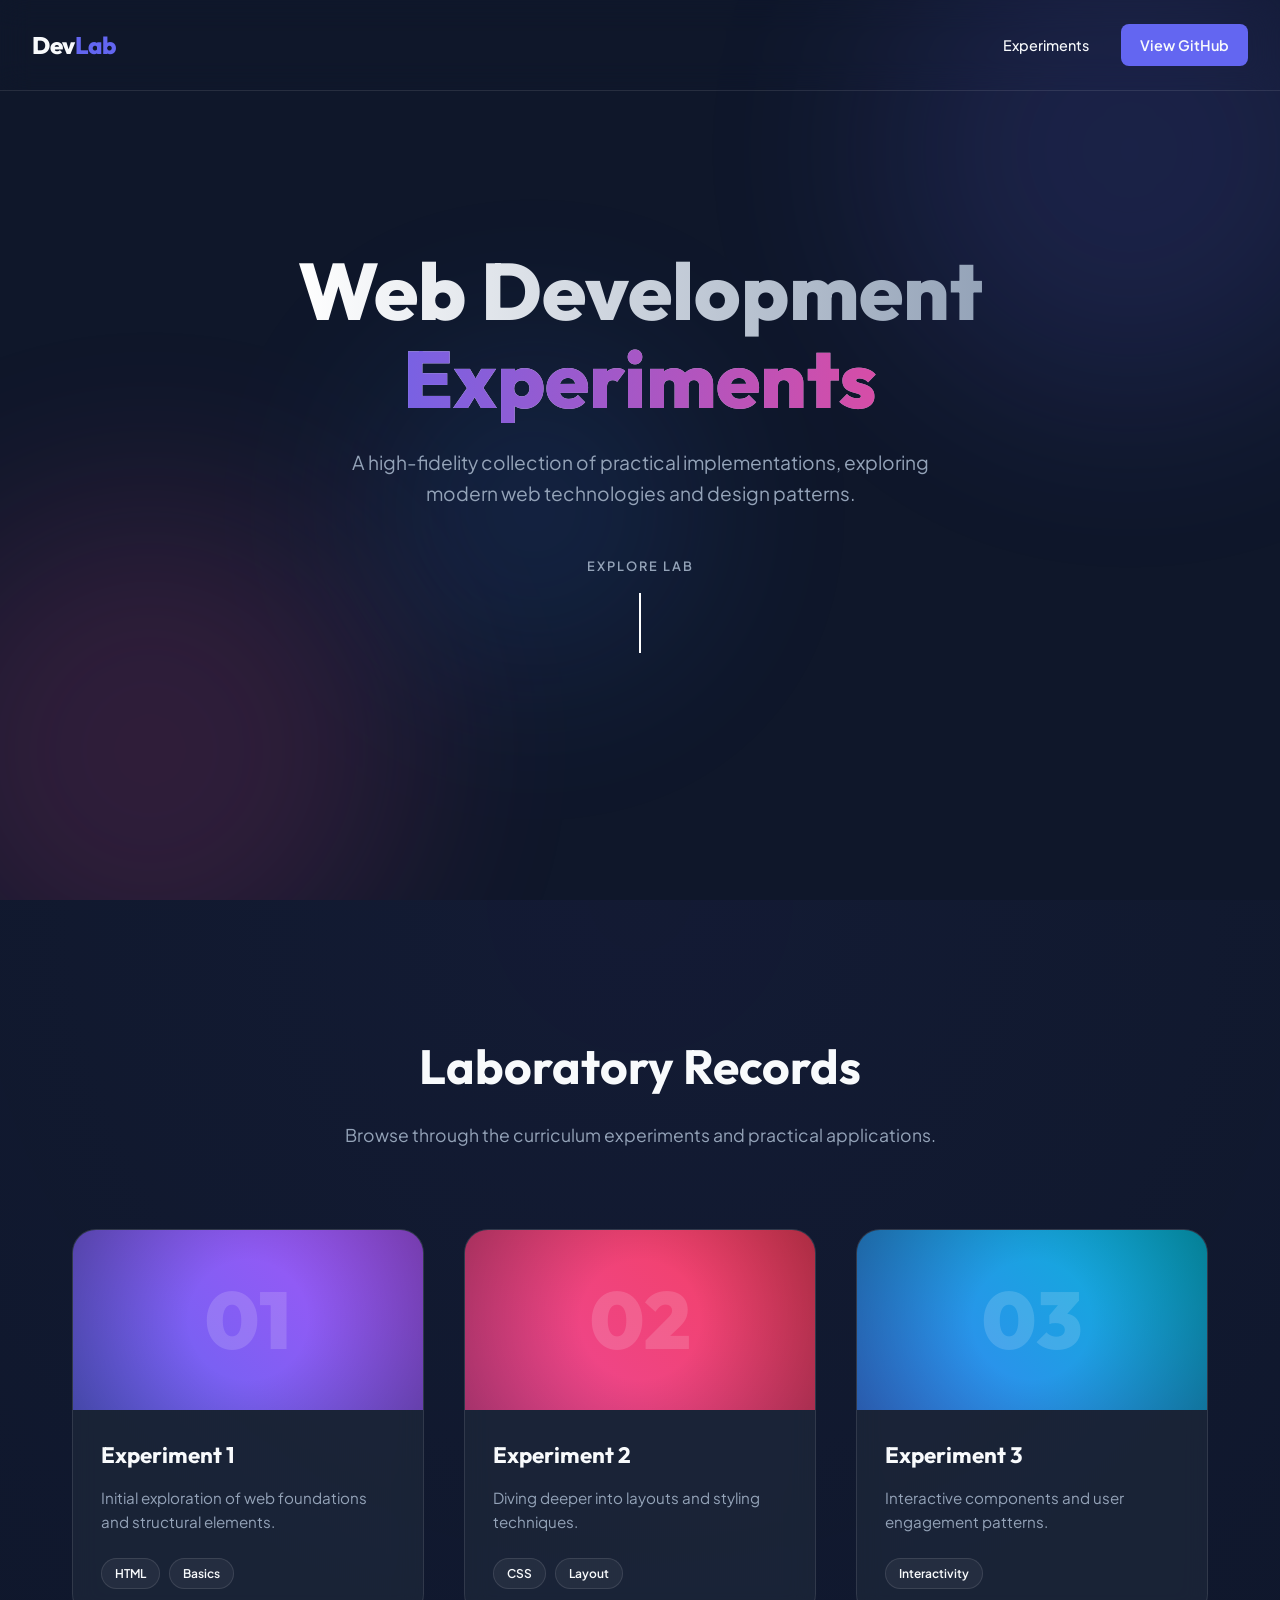
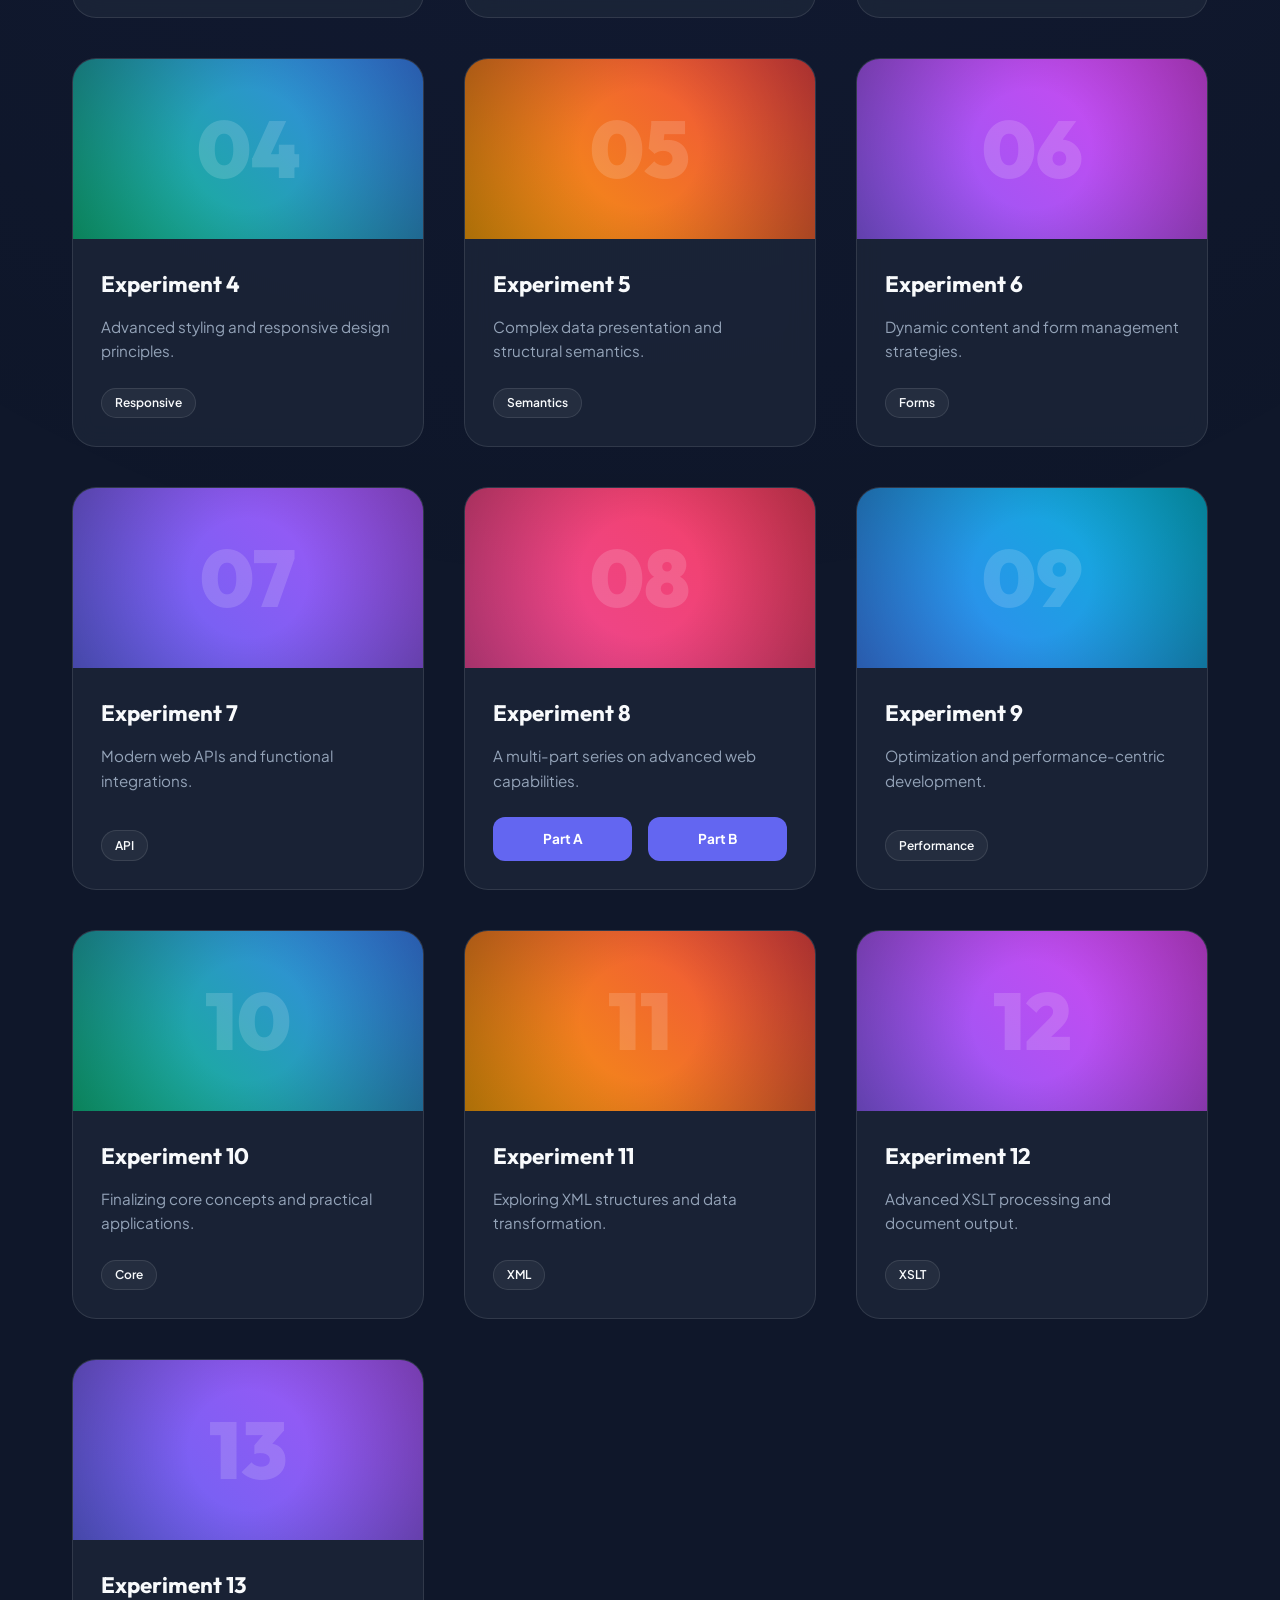
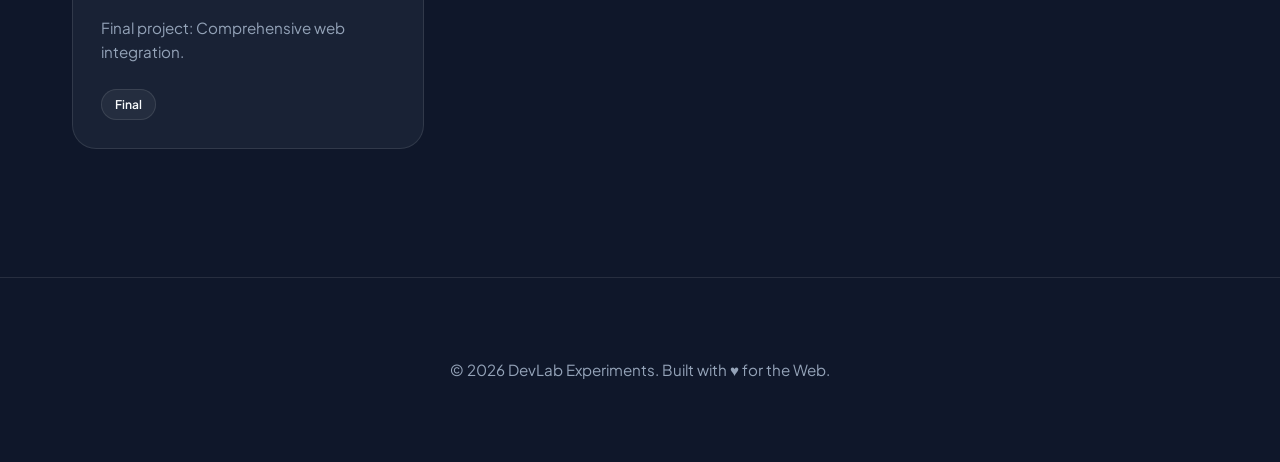
<file: index.html>
<!DOCTYPE html>
<html lang="en">
<head>
    <meta charset="UTF-8">
    <meta name="viewport" content="width=device-width, initial-scale=1.0">
    <title>Web Development Experiments Hub</title>
    <meta name="description" content="A centralized hub for all web development practicals and experiments. Explore various projects and coding exercises.">
    <link rel="stylesheet" href="styles.css">
    <link rel="preconnect" href="https://fonts.googleapis.com">
    <link rel="preconnect" href="https://fonts.gstatic.com" crossorigin>
    <link href="https://fonts.googleapis.com/css2?family=Outfit:wght@300;400;600;800&family=Plus+Jakarta+Sans:wght@300;400;500;700&display=swap" rel="stylesheet">
</head>
<body>
    <div class="background-blobs">
        <div class="blob blob-1"></div>
        <div class="blob blob-2"></div>
        <div class="blob blob-3"></div>
    </div>

    <header>
        <nav>
            <div class="logo">Dev<span>Lab</span></div>
            <div class="nav-links">
                <a href="#experiments">Experiments</a>
                <a href="#" class="btn-primary">View GitHub</a>
            </div>
        </nav>
        <div class="hero">
            <h1 class="reveal">Web Development <span>Experiments</span></h1>
            <p class="reveal">A high-fidelity collection of practical implementations, exploring modern web technologies and design patterns.</p>
            <a href="#experiments" class="scroll-down">
                <span>Explore Lab</span>
                <div class="arrow"></div>
            </a>
        </div>
    </header>

    <main id="experiments">
        <div class="container">
            <div class="section-header reveal">
                <h2>Laboratory Records</h2>
                <p>Browse through the curriculum experiments and practical applications.</p>
            </div>

            <div class="experiments-grid">
                <!-- Experiment 1 -->
                <a href="experiment no 1/Practical1.html" class="experiment-card reveal">
                    <div class="card-image">
                        <div class="overlay"></div>
                        <span class="exp-number">01</span>
                    </div>
                    <div class="card-content">
                        <h3>Experiment 1</h3>
                        <p>Initial exploration of web foundations and structural elements.</p>
                        <div class="tags">
                            <span>HTML</span>
                            <span>Basics</span>
                        </div>
                    </div>
                </a>

                <!-- Experiment 2 -->
                <a href="experinment no 2/Practical2.html" class="experiment-card reveal">
                    <div class="card-image">
                        <div class="overlay"></div>
                        <span class="exp-number">02</span>
                    </div>
                    <div class="card-content">
                        <h3>Experiment 2</h3>
                        <p>Diving deeper into layouts and styling techniques.</p>
                        <div class="tags">
                            <span>CSS</span>
                            <span>Layout</span>
                        </div>
                    </div>
                </a>

                <!-- Experiment 3 -->
                <a href="experiment no 3/Practical3.html" class="experiment-card reveal">
                    <div class="card-image">
                        <div class="overlay"></div>
                        <span class="exp-number">03</span>
                    </div>
                    <div class="card-content">
                        <h3>Experiment 3</h3>
                        <p>Interactive components and user engagement patterns.</p>
                        <div class="tags">
                            <span>Interactivity</span>
                        </div>
                    </div>
                </a>

                <!-- Experiment 4 -->
                <a href="experimnent no 4/Practical4.html" class="experiment-card reveal">
                    <div class="card-image">
                        <div class="overlay"></div>
                        <span class="exp-number">04</span>
                    </div>
                    <div class="card-content">
                        <h3>Experiment 4</h3>
                        <p>Advanced styling and responsive design principles.</p>
                        <div class="tags">
                            <span>Responsive</span>
                        </div>
                    </div>
                </a>

                <!-- Experiment 5 -->
                <a href="experiment no 5/Practical5.html" class="experiment-card reveal">
                    <div class="card-image">
                        <div class="overlay"></div>
                        <span class="exp-number">05</span>
                    </div>
                    <div class="card-content">
                        <h3>Experiment 5</h3>
                        <p>Complex data presentation and structural semantics.</p>
                        <div class="tags">
                            <span>Semantics</span>
                        </div>
                    </div>
                </a>

                <!-- Experiment 6 -->
                <a href="experiment no 6/Practical6.html" class="experiment-card reveal">
                    <div class="card-image">
                        <div class="overlay"></div>
                        <span class="exp-number">06</span>
                    </div>
                    <div class="card-content">
                        <h3>Experiment 6</h3>
                        <p>Dynamic content and form management strategies.</p>
                        <div class="tags">
                            <span>Forms</span>
                        </div>
                    </div>
                </a>

                <!-- Experiment 7 -->
                <a href="experiment no 7/Practical7.html" class="experiment-card reveal">
                    <div class="card-image">
                        <div class="overlay"></div>
                        <span class="exp-number">07</span>
                    </div>
                    <div class="card-content">
                        <h3>Experiment 7</h3>
                        <p>Modern web APIs and functional integrations.</p>
                        <div class="tags">
                            <span>API</span>
                        </div>
                    </div>
                </a>

                <!-- Experiment 8 -->
                <div class="experiment-card reveal multi-link">
                    <div class="card-image">
                        <div class="overlay"></div>
                        <span class="exp-number">08</span>
                    </div>
                    <div class="card-content">
                        <h3>Experiment 8</h3>
                        <p>A multi-part series on advanced web capabilities.</p>
                        <div class="link-options">
                            <a href="experiment no 8/Practical8(A).html">Part A</a>
                            <a href="experiment no 8/Practical8(B).html">Part B</a>
                        </div>
                    </div>
                </div>

                <!-- Experiment 9 -->
                <a href="experminet no 9/Practical9.html" class="experiment-card reveal">
                    <div class="card-image">
                        <div class="overlay"></div>
                        <span class="exp-number">09</span>
                    </div>
                    <div class="card-content">
                        <h3>Experiment 9</h3>
                        <p>Optimization and performance-centric development.</p>
                        <div class="tags">
                            <span>Performance</span>
                        </div>
                    </div>
                </a>

                <!-- Experiment 10 -->
                <a href="experiment no 10/Practical10.html" class="experiment-card reveal">
                    <div class="card-image">
                        <div class="overlay"></div>
                        <span class="exp-number">10</span>
                    </div>
                    <div class="card-content">
                        <h3>Experiment 10</h3>
                        <p>Finalizing core concepts and practical applications.</p>
                        <div class="tags">
                            <span>Core</span>
                        </div>
                    </div>
                </a>

                <!-- Experiment 11 -->
                <a href="experiment no 11/Practical11.xml" class="experiment-card reveal">
                    <div class="card-image">
                        <div class="overlay"></div>
                        <span class="exp-number">11</span>
                    </div>
                    <div class="card-content">
                        <h3>Experiment 11</h3>
                        <p>Exploring XML structures and data transformation.</p>
                        <div class="tags">
                            <span>XML</span>
                        </div>
                    </div>
                </a>

                <!-- Experiment 12 -->
                <a href="experiment no 12/Practical12_output.htm" class="experiment-card reveal">
                    <div class="card-image">
                        <div class="overlay"></div>
                        <span class="exp-number">12</span>
                    </div>
                    <div class="card-content">
                        <h3>Experiment 12</h3>
                        <p>Advanced XSLT processing and document output.</p>
                        <div class="tags">
                            <span>XSLT</span>
                        </div>
                    </div>
                </a>

                <!-- Experiment 13 -->
                <a href="experiment no 13/Practical13_output.htm" class="experiment-card reveal">
                    <div class="card-image">
                        <div class="overlay"></div>
                        <span class="exp-number">13</span>
                    </div>
                    <div class="card-content">
                        <h3>Experiment 13</h3>
                        <p>Final project: Comprehensive web integration.</p>
                        <div class="tags">
                            <span>Final</span>
                        </div>
                    </div>
                </a>
            </div>
        </div>
    </main>

    <footer>
        <div class="container">
            <p>&copy; 2026 DevLab Experiments. Built with &hearts; for the Web.</p>
        </div>
    </footer>
</body>
</html>
</file>
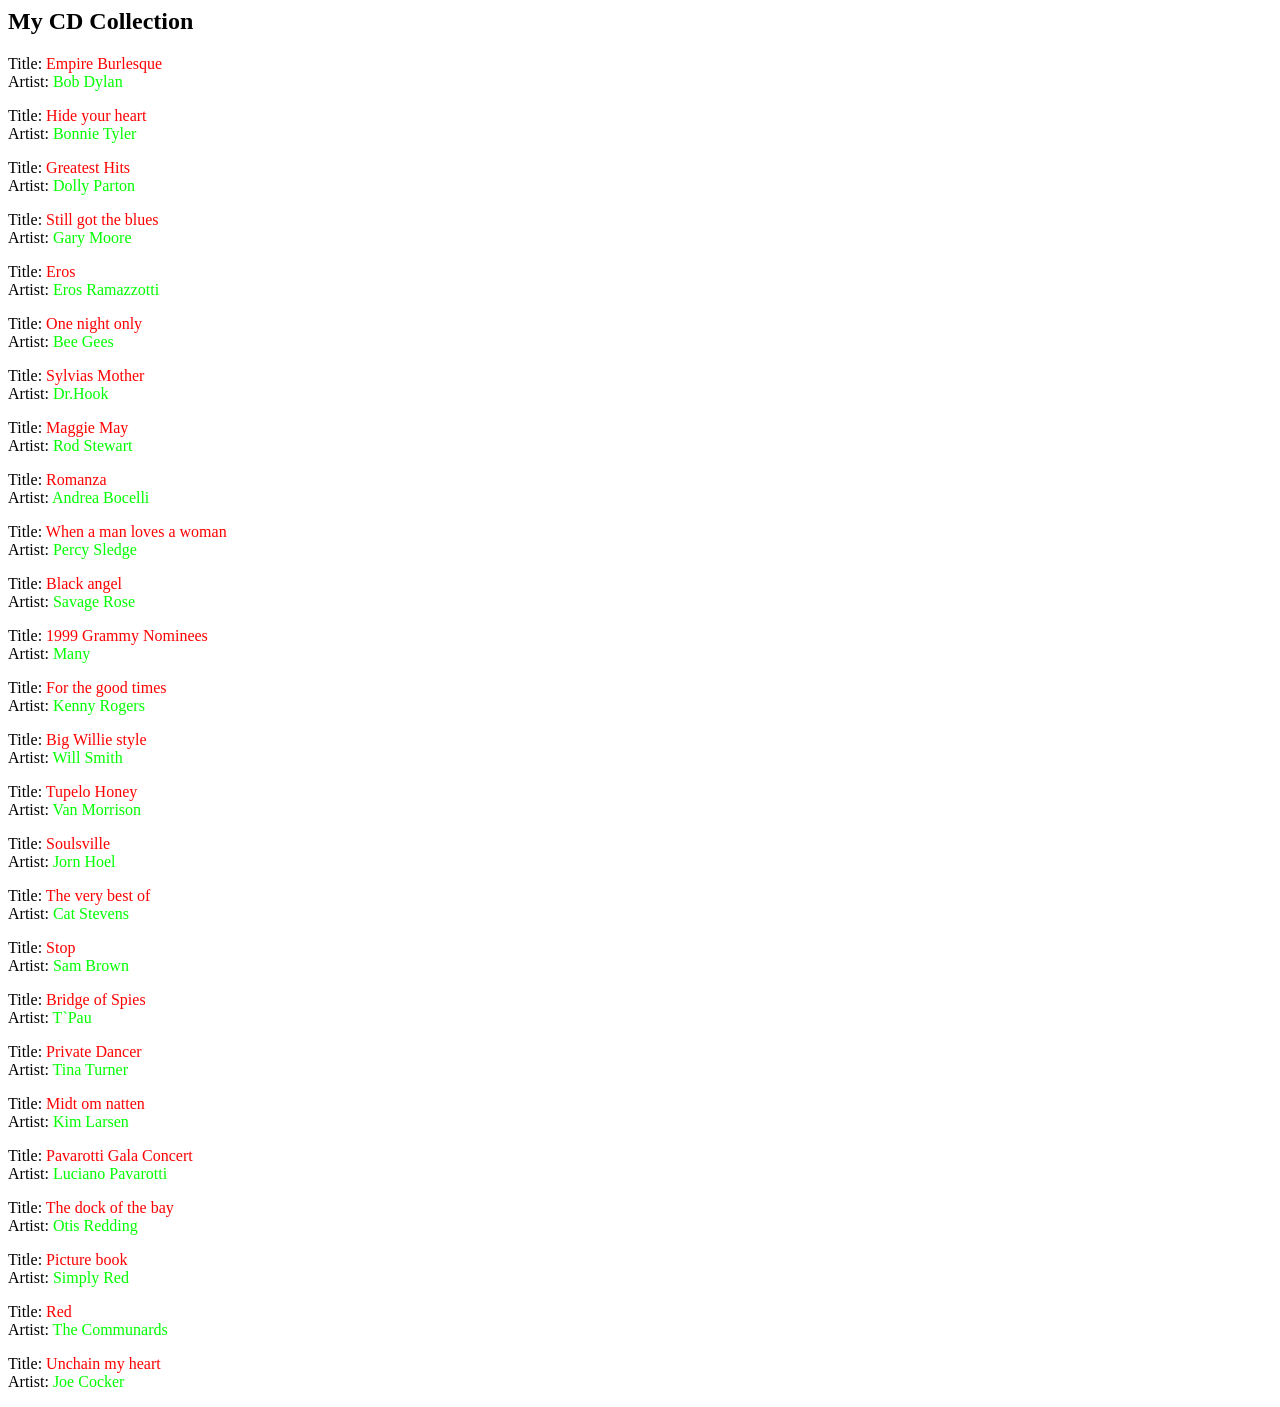
<file: experiment no 12/Practical12_output.htm>
<html>
  <body>
    <h2>My CD Collection</h2>
    <p>
  Title: <span style="color:#ff0000">Empire Burlesque</span><br>
  Artist: <span style="color:#00ff00">Bob Dylan</span><br></p>
    <p>
  Title: <span style="color:#ff0000">Hide your heart</span><br>
  Artist: <span style="color:#00ff00">Bonnie Tyler</span><br></p>
    <p>
  Title: <span style="color:#ff0000">Greatest Hits</span><br>
  Artist: <span style="color:#00ff00">Dolly Parton</span><br></p>
    <p>
  Title: <span style="color:#ff0000">Still got the blues</span><br>
  Artist: <span style="color:#00ff00">Gary Moore</span><br></p>
    <p>
  Title: <span style="color:#ff0000">Eros</span><br>
  Artist: <span style="color:#00ff00">Eros Ramazzotti</span><br></p>
    <p>
  Title: <span style="color:#ff0000">One night only</span><br>
  Artist: <span style="color:#00ff00">Bee Gees</span><br></p>
    <p>
  Title: <span style="color:#ff0000">Sylvias Mother</span><br>
  Artist: <span style="color:#00ff00">Dr.Hook</span><br></p>
    <p>
  Title: <span style="color:#ff0000">Maggie May</span><br>
  Artist: <span style="color:#00ff00">Rod Stewart</span><br></p>
    <p>
  Title: <span style="color:#ff0000">Romanza</span><br>
  Artist: <span style="color:#00ff00">Andrea Bocelli</span><br></p>
    <p>
  Title: <span style="color:#ff0000">When a man loves a woman</span><br>
  Artist: <span style="color:#00ff00">Percy Sledge</span><br></p>
    <p>
  Title: <span style="color:#ff0000">Black angel</span><br>
  Artist: <span style="color:#00ff00">Savage Rose</span><br></p>
    <p>
  Title: <span style="color:#ff0000">1999 Grammy Nominees</span><br>
  Artist: <span style="color:#00ff00">Many</span><br></p>
    <p>
  Title: <span style="color:#ff0000">For the good times</span><br>
  Artist: <span style="color:#00ff00">Kenny Rogers</span><br></p>
    <p>
  Title: <span style="color:#ff0000">Big Willie style</span><br>
  Artist: <span style="color:#00ff00">Will Smith</span><br></p>
    <p>
  Title: <span style="color:#ff0000">Tupelo Honey</span><br>
  Artist: <span style="color:#00ff00">Van Morrison</span><br></p>
    <p>
  Title: <span style="color:#ff0000">Soulsville</span><br>
  Artist: <span style="color:#00ff00">Jorn Hoel</span><br></p>
    <p>
  Title: <span style="color:#ff0000">The very best of</span><br>
  Artist: <span style="color:#00ff00">Cat Stevens</span><br></p>
    <p>
  Title: <span style="color:#ff0000">Stop</span><br>
  Artist: <span style="color:#00ff00">Sam Brown</span><br></p>
    <p>
  Title: <span style="color:#ff0000">Bridge of Spies</span><br>
  Artist: <span style="color:#00ff00">T`Pau</span><br></p>
    <p>
  Title: <span style="color:#ff0000">Private Dancer</span><br>
  Artist: <span style="color:#00ff00">Tina Turner</span><br></p>
    <p>
  Title: <span style="color:#ff0000">Midt om natten</span><br>
  Artist: <span style="color:#00ff00">Kim Larsen</span><br></p>
    <p>
  Title: <span style="color:#ff0000">Pavarotti Gala Concert</span><br>
  Artist: <span style="color:#00ff00">Luciano Pavarotti</span><br></p>
    <p>
  Title: <span style="color:#ff0000">The dock of the bay</span><br>
  Artist: <span style="color:#00ff00">Otis Redding</span><br></p>
    <p>
  Title: <span style="color:#ff0000">Picture book</span><br>
  Artist: <span style="color:#00ff00">Simply Red</span><br></p>
    <p>
  Title: <span style="color:#ff0000">Red</span><br>
  Artist: <span style="color:#00ff00">The Communards</span><br></p>
    <p>
  Title: <span style="color:#ff0000">Unchain my heart</span><br>
  Artist: <span style="color:#00ff00">Joe Cocker</span><br></p>
  </body>
</html>
</file>
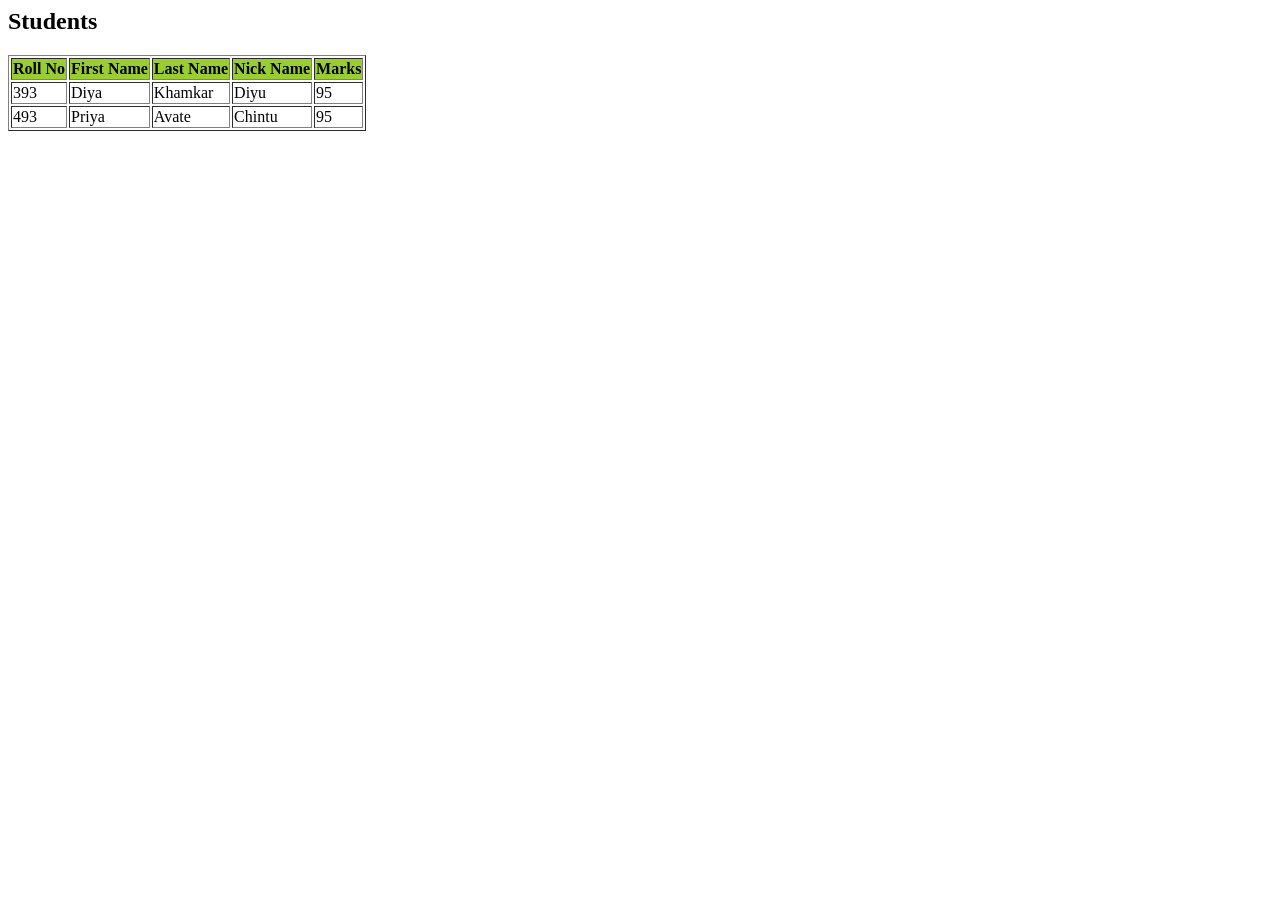
<file: experiment no 13/Practical13_output.htm>
<html>
  <body>
    <h2>Students</h2>
    <table border="1">
      <tr bgcolor="#9acd32">
        <th>Roll No</th>
        <th>First Name</th>
        <th>Last Name</th>
        <th>Nick Name</th>
        <th>Marks</th>
      </tr>
      <tr>
        <td>393</td>
        <td>Diya</td>
        <td>Khamkar</td>
        <td>Diyu</td>
        <td>95</td>
      </tr>
      <tr>
        <td>493</td>
        <td>Priya</td>
        <td>Avate</td>
        <td>Chintu</td>
        <td>95</td>
      </tr>
    </table>
  </body>
</html>
</file>
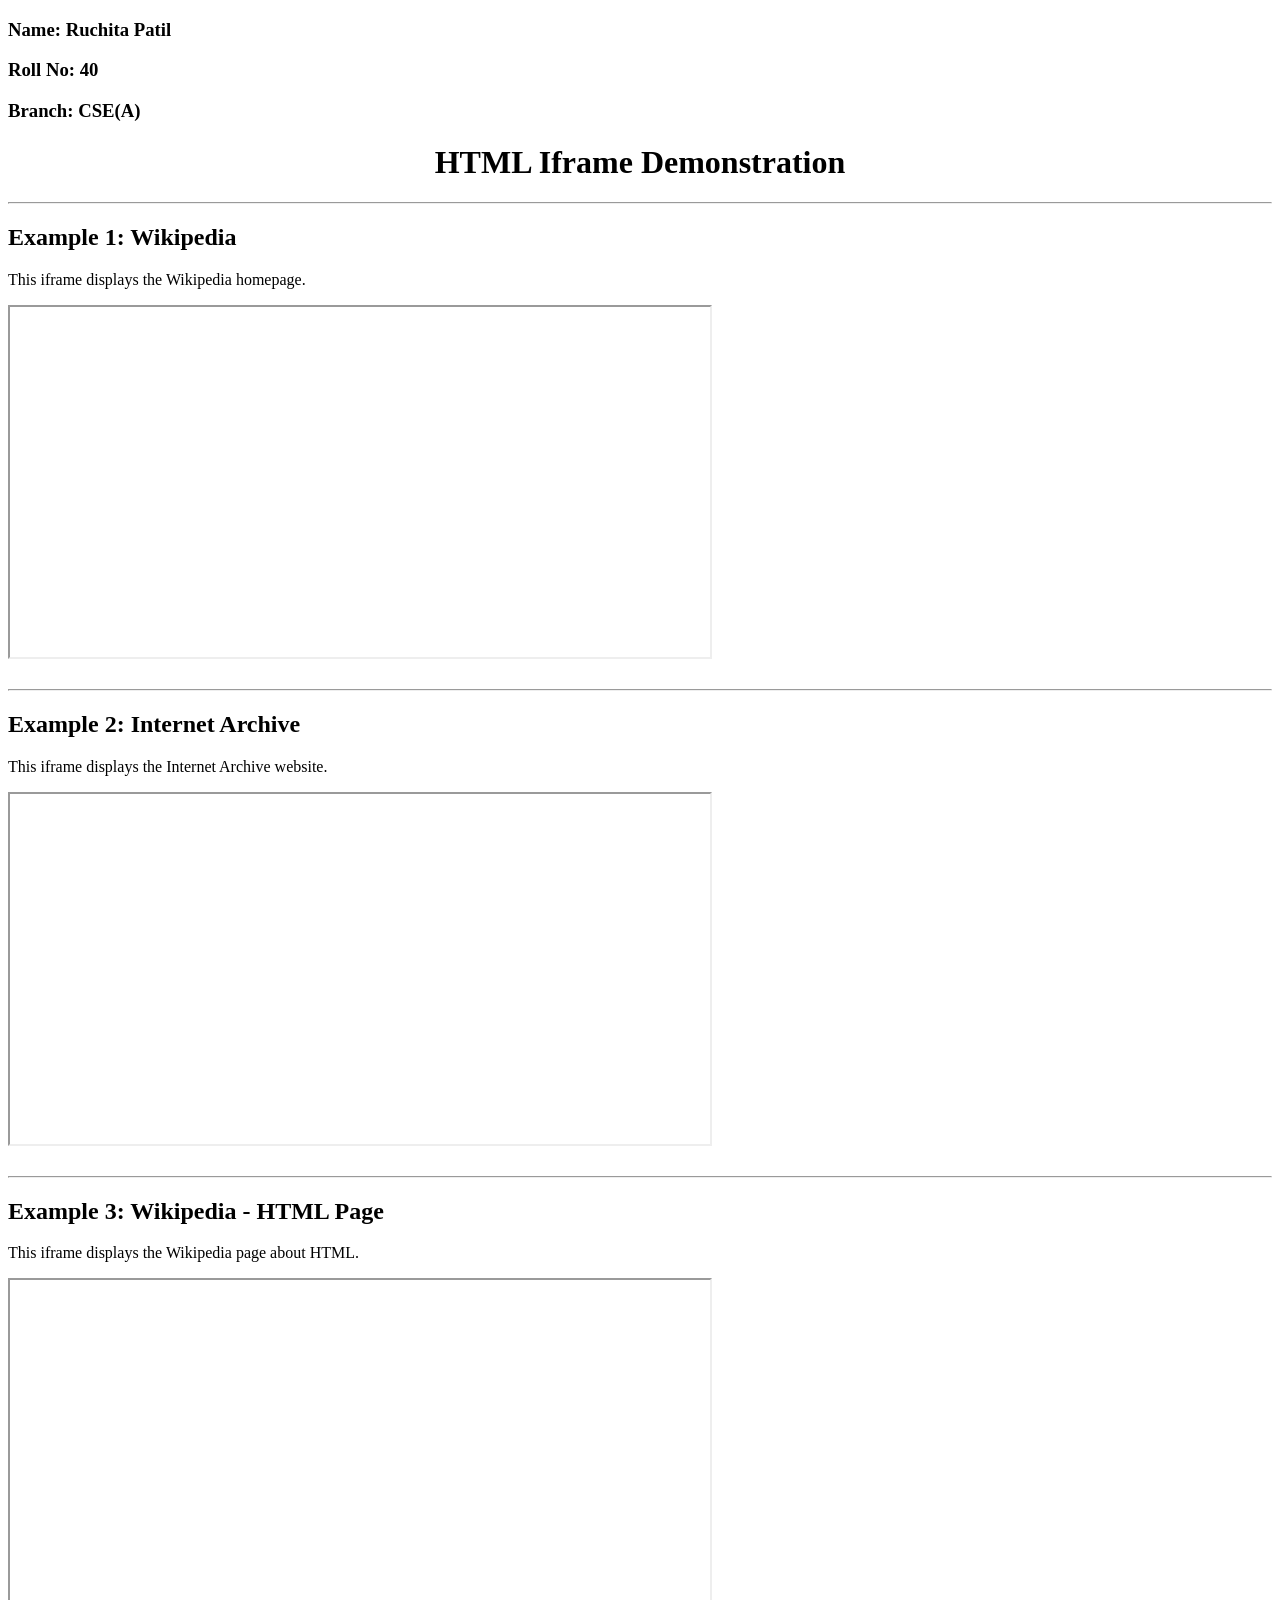
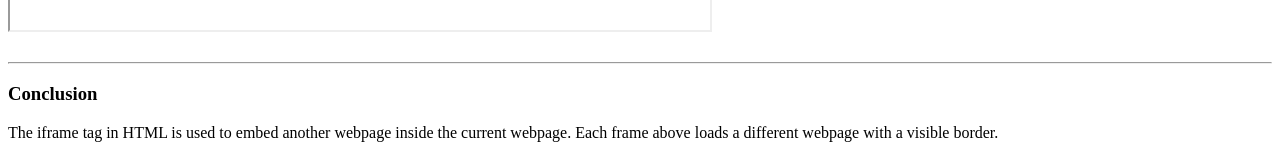
<file: experiment no 6/Practical6.html>
<!DOCTYPE html>
<html>
<head>
    <h3>Name: Ruchita Patil</h3>
    <h3>Roll No: 40</h3>
    <h3>Branch: CSE(A)</h3>

    <title>HTML Iframe Examples</title>
</head>

<body>

<h1 align="center">HTML Iframe Demonstration</h1>
<hr>

<h2>Example 1: Wikipedia</h2>
<p>This iframe displays the Wikipedia homepage.</p>

<iframe src="https://www.wikipedia.org"
width="700"
height="350"
frameborder="2">
</iframe>

<br><br>
<hr>

<h2>Example 2: Internet Archive</h2>
<p>This iframe displays the Internet Archive website.</p>

<iframe src="https://archive.org"
width="700"
height="350"
frameborder="2">
</iframe>

<br><br>
<hr>

<h2>Example 3: Wikipedia - HTML Page</h2>
<p>This iframe displays the Wikipedia page about HTML.</p>

<iframe src="https://en.wikipedia.org/wiki/HTML"
width="700"
height="350"
frameborder="2">
</iframe>

<br><br>
<hr>

<h3>Conclusion</h3>
<p>
The iframe tag in HTML is used to embed another webpage inside the current webpage.
Each frame above loads a different webpage with a visible border.
</p>

</body>
</html>
</file>
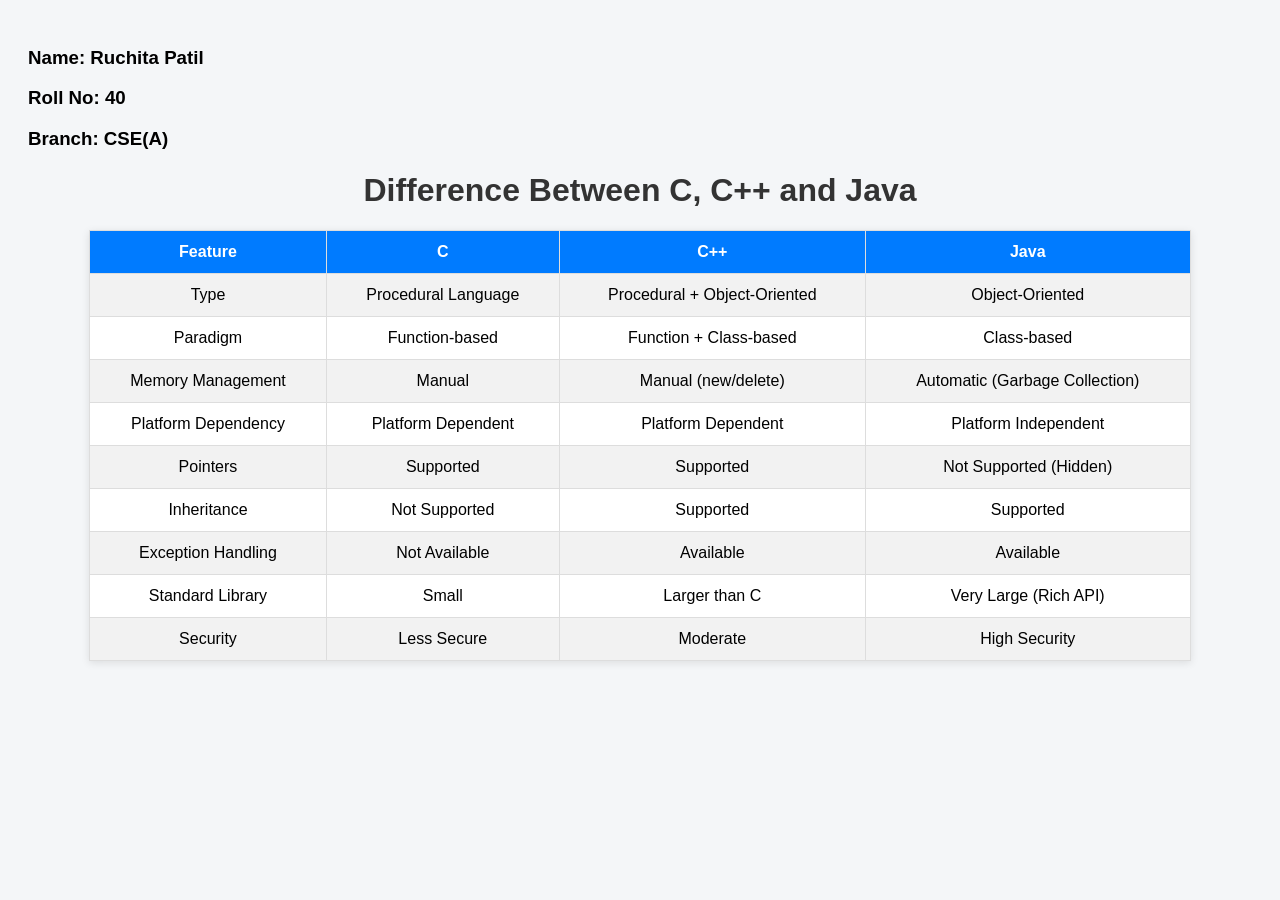
<file: experiment no 8/Practical8(A).html>
<!DOCTYPE html>
<html lang="en">
<head>
    <meta charset="UTF-8">
    <title>Difference Between C, C++ and Java</title>
    <h3>Name: Ruchita Patil</h3>
    <h3>Roll No: 40</h3>
    <h3>Branch: CSE(A)</h3>
    
    <style>
        body {
            font-family: Arial, sans-serif;
            background-color: #f4f6f8;
            padding: 20px;
        }

        h1 {
            text-align: center;
            color: #333;
        }

        table {
            width: 90%;
            margin: auto;
            border-collapse: collapse;
            background-color: #fff;
            box-shadow: 0 2px 8px rgba(0,0,0,0.1);
        }

        th, td {
            padding: 12px;
            text-align: center;
            border: 1px solid #ddd;
        }

        th {
            background-color: #007BFF;
            color: white;
        }

        tr:nth-child(even) {
            background-color: #f2f2f2;
        }

        tr:hover {
            background-color: #e6f2ff;
        }
    </style>
</head>
<body>

    <h1>Difference Between C, C++ and Java</h1>

    <table>
        <tr>
            <th>Feature</th>
            <th>C</th>
            <th>C++</th>
            <th>Java</th>
        </tr>

        <tr>
            <td>Type</td>
            <td>Procedural Language</td>
            <td>Procedural + Object-Oriented</td>
            <td>Object-Oriented</td>
        </tr>

        <tr>
            <td>Paradigm</td>
            <td>Function-based</td>
            <td>Function + Class-based</td>
            <td>Class-based</td>
        </tr>

        <tr>
            <td>Memory Management</td>
            <td>Manual</td>
            <td>Manual (new/delete)</td>
            <td>Automatic (Garbage Collection)</td>
        </tr>

        <tr>
            <td>Platform Dependency</td>
            <td>Platform Dependent</td>
            <td>Platform Dependent</td>
            <td>Platform Independent</td>
        </tr>

        <tr>
            <td>Pointers</td>
            <td>Supported</td>
            <td>Supported</td>
            <td>Not Supported (Hidden)</td>
        </tr>

        <tr>
            <td>Inheritance</td>
            <td>Not Supported</td>
            <td>Supported</td>
            <td>Supported</td>
        </tr>

        <tr>
            <td>Exception Handling</td>
            <td>Not Available</td>
            <td>Available</td>
            <td>Available</td>
        </tr>

        <tr>
            <td>Standard Library</td>
            <td>Small</td>
            <td>Larger than C</td>
            <td>Very Large (Rich API)</td>
        </tr>

        <tr>
            <td>Security</td>
            <td>Less Secure</td>
            <td>Moderate</td>
            <td>High Security</td>
        </tr>

    </table>

</body>
</html>
</file>
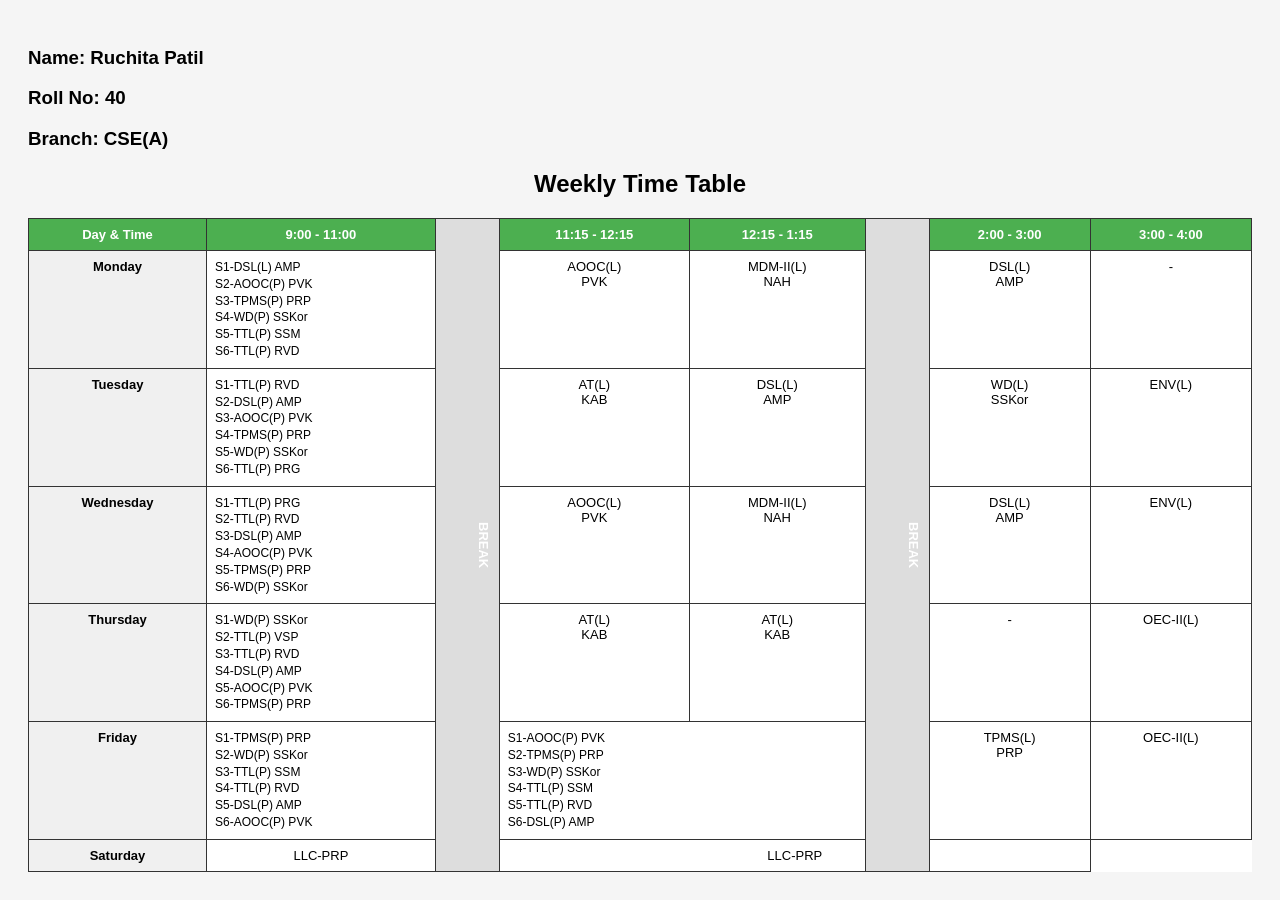
<file: experiment no 8/Practical8(B).html>
<!DOCTYPE html>
<html lang="en">
<head>
<meta charset="UTF-8">
<title>Class Timetable</title>
<h3>Name: Ruchita Patil</h3>
<h3>Roll No: 40</h3>
<h3>Branch: CSE(A)</h3>
    
<style>
    body {
        font-family: Arial, sans-serif;
        background: #f5f5f5;
        padding: 20px;
    }

    h2 {
        text-align: center;
    }

    table {
        width: 100%;
        border-collapse: collapse;
        background: #fff;
    }

    th, td {
        border: 1px solid #333;
        padding: 8px;
        text-align: center;
        vertical-align: top;
        font-size: 13px;
    }

    th {
        background-color: #4CAF50;
        color: white;
    }

    .break {
        writing-mode: vertical-rl;
        text-orientation: mixed;
        font-weight: bold;
        background-color: #ddd;
    }

    .day {
        font-weight: bold;
        background-color: #f0f0f0;
    }

    .slot {
        text-align: left;
        font-size: 12px;
        line-height: 1.4;
    }
</style>

</head>
<body>

<h2>Weekly Time Table</h2>

<table>
<tr>
    <th>Day & Time</th>
    <th>9:00 - 11:00</th> <!-- merged column -->
    <th class="break" rowspan="7">BREAK</th>
    <th>11:15 - 12:15</th>
    <th>12:15 - 1:15</th>
    <th class="break" rowspan="7">BREAK</th>
    <th>2:00 - 3:00</th>
    <th>3:00 - 4:00</th>
</tr>

<tr>
    <td class="day">Monday</td>
    <td class="slot">
        S1-DSL(L) AMP<br>
        S2-AOOC(P) PVK<br>
        S3-TPMS(P) PRP<br>
        S4-WD(P) SSKor<br>
        S5-TTL(P) SSM<br>
        S6-TTL(P) RVD
    </td>
    <td>AOOC(L)<br>PVK</td>
    <td>MDM-II(L)<br>NAH</td>
    <td>DSL(L)<br>AMP</td>
    <td>-</td>
</tr>

<tr>
    <td class="day">Tuesday</td>
    <td class="slot">
        S1-TTL(P) RVD<br>
        S2-DSL(P) AMP<br>
        S3-AOOC(P) PVK<br>
        S4-TPMS(P) PRP<br>
        S5-WD(P) SSKor<br>
        S6-TTL(P) PRG
    </td>
    <td>AT(L)<br>KAB</td>
    <td>DSL(L)<br>AMP</td>
    <td>WD(L)<br>SSKor</td>
    <td>ENV(L)</td>
</tr>

<tr>
    <td class="day">Wednesday</td>
    <td class="slot">
        S1-TTL(P) PRG<br>
        S2-TTL(P) RVD<br>
        S3-DSL(P) AMP<br>
        S4-AOOC(P) PVK<br>
        S5-TPMS(P) PRP<br>
        S6-WD(P) SSKor
    </td>
    <td>AOOC(L)<br>PVK</td>
    <td>MDM-II(L)<br>NAH</td>
    <td>DSL(L)<br>AMP</td>
    <td>ENV(L)</td>
</tr>

<tr>
    <td class="day">Thursday</td>
    <td class="slot">
        S1-WD(P) SSKor<br>
        S2-TTL(P) VSP<br>
        S3-TTL(P) RVD<br>
        S4-DSL(P) AMP<br>
        S5-AOOC(P) PVK<br>
        S6-TPMS(P) PRP
    </td>
    <td>AT(L)<br>KAB</td>
    <td>AT(L)<br>KAB</td>
    <td>-</td>
    <td>OEC-II(L)</td>
</tr>

<tr>
    <td class="day">Friday</td>
    <td class="slot">
        S1-TPMS(P) PRP<br>
        S2-WD(P) SSKor<br>
        S3-TTL(P) SSM<br>
        S4-TTL(P) RVD<br>
        S5-DSL(P) AMP<br>
        S6-AOOC(P) PVK
    </td>
    <td colspan="2" class="slot">
        S1-AOOC(P) PVK<br>
        S2-TPMS(P) PRP<br>
        S3-WD(P) SSKor<br>
        S4-TTL(P) SSM<br>
        S5-TTL(P) RVD<br>
        S6-DSL(P) AMP
    </td>
    <td>TPMS(L)<br>PRP</td>
    <td>OEC-II(L)</td>
</tr>

<tr>
    <td class="day">Saturday</td>
    <td>LLC-PRP</td>
    <td colspan="4">LLC-PRP</td>
</tr>

</table>

</body>
</html>
</file>
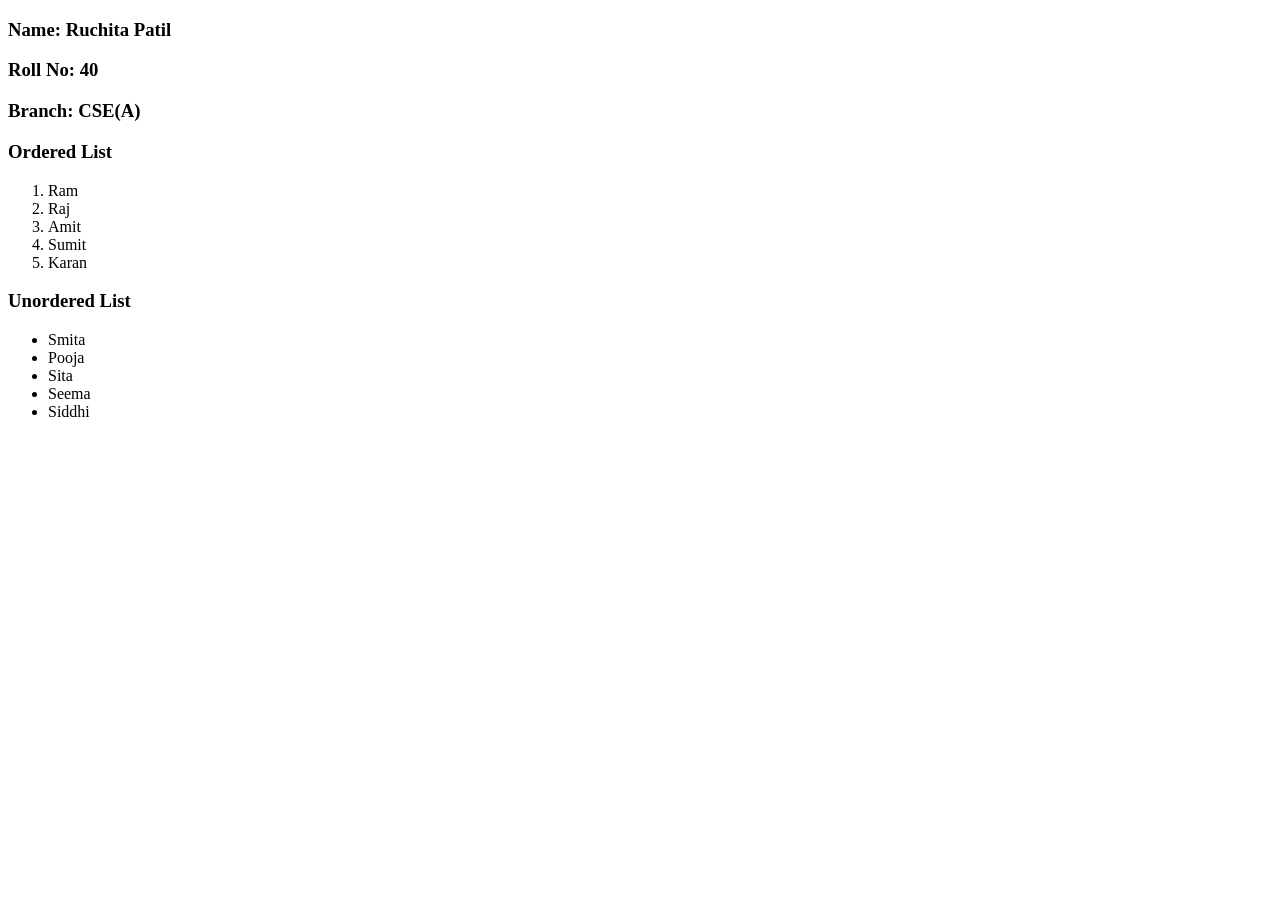
<file: experimnent no 4/Practical4.html>
<!DOCTYPE html>
<html>
<head>
    <title>Lists Example</title>
    <h3>Name: Ruchita Patil</h3>
    <h3>Roll No: 40</h3>
    <h3>Branch: CSE(A)</h3>
</head>
<body>

<h3>Ordered List</h3>
<ol>
    <li>Ram</li>
    <li>Raj</li>
    <li>Amit</li>
    <li>Sumit</li>
    <li>Karan</li>
    
</ol>

<h3>Unordered List</h3>
<ul>
    <li>Smita</li>
    <li>Pooja</li>
    <li>Sita</li>
    <li>Seema</li>
    <li>Siddhi</li>

</ul>

</body>
</html>
</file>
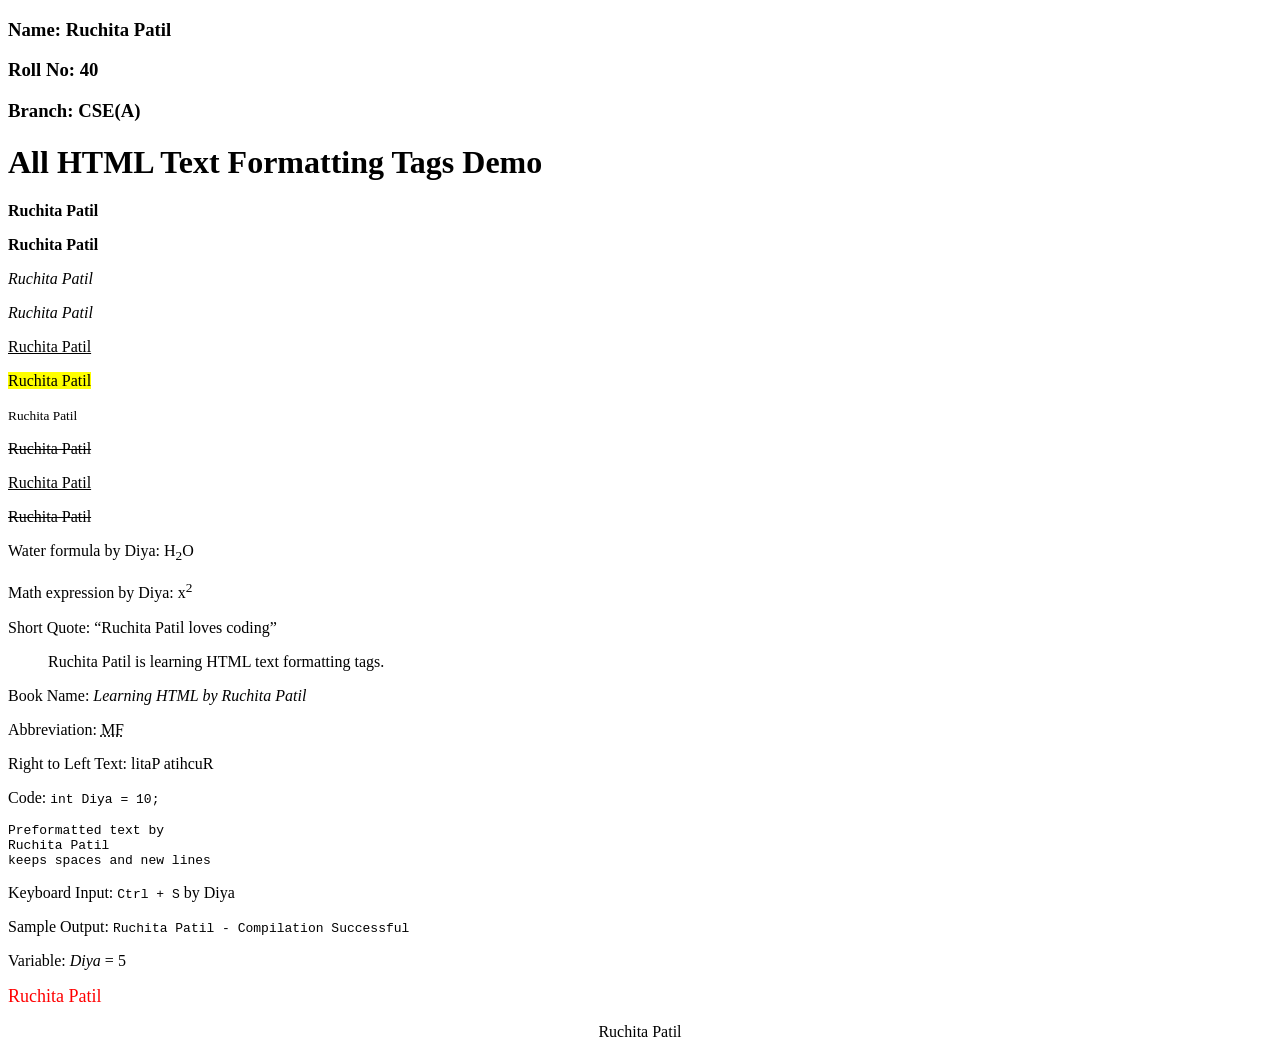
<file: experinment no 2/Practical2.html>
<!DOCTYPE html>
<html>
<head>
    <title>All HTML Text Formatting Tags</title>
    <h3>Name: Ruchita Patil</h3>
    <h3>Roll No: 40</h3>
    <h3>Branch: CSE(A)</h3>
</head>
<body>

<h1>All HTML Text Formatting Tags Demo</h1>

<p><b>Ruchita Patil</b></p>
<p><strong>Ruchita Patil</strong></p>
<p><i>Ruchita Patil</i></p>
<p><em>Ruchita Patil</em></p>
<p><u>Ruchita Patil</u></p>
<p><mark>Ruchita Patil</mark></p>
<p><small>Ruchita Patil</small></p>
<p><del>Ruchita Patil</del></p>
<p><ins>Ruchita Patil</ins></p>
<p><s>Ruchita Patil</s></p>

<p>Water formula by Diya: H<sub>2</sub>O</p>
<p>Math expression by Diya: x<sup>2</sup></p>

<p>Short Quote: <q>Ruchita Patil loves coding</q></p>

<blockquote>
    Ruchita Patil is learning HTML text formatting tags.
</blockquote>

<p>Book Name: <cite>Learning HTML by Ruchita Patil</cite></p>

<p>
    Abbreviation:
    <abbr title="Ruchita Patil">MF</abbr>
</p>

<p>Right to Left Text:
    <bdo dir="rtl">Ruchita Patil</bdo>
</p>

<p>Code:
    <code>int Diya = 10;</code>
</p>

<pre>
Preformatted text by
Ruchita Patil
keeps spaces and new lines
</pre>

<p>Keyboard Input:
    <kbd>Ctrl + S</kbd> by  Diya
</p>

<p>Sample Output:
    <samp> Ruchita Patil - Compilation Successful</samp>
</p>

<p>Variable:
    <var>Diya</var> = 5
</p>

<p>
    <font color="red" size="4">Ruchita Patil</font>
</p>

<center>
    Ruchita Patil
</center>

</body>

</html>
</file>
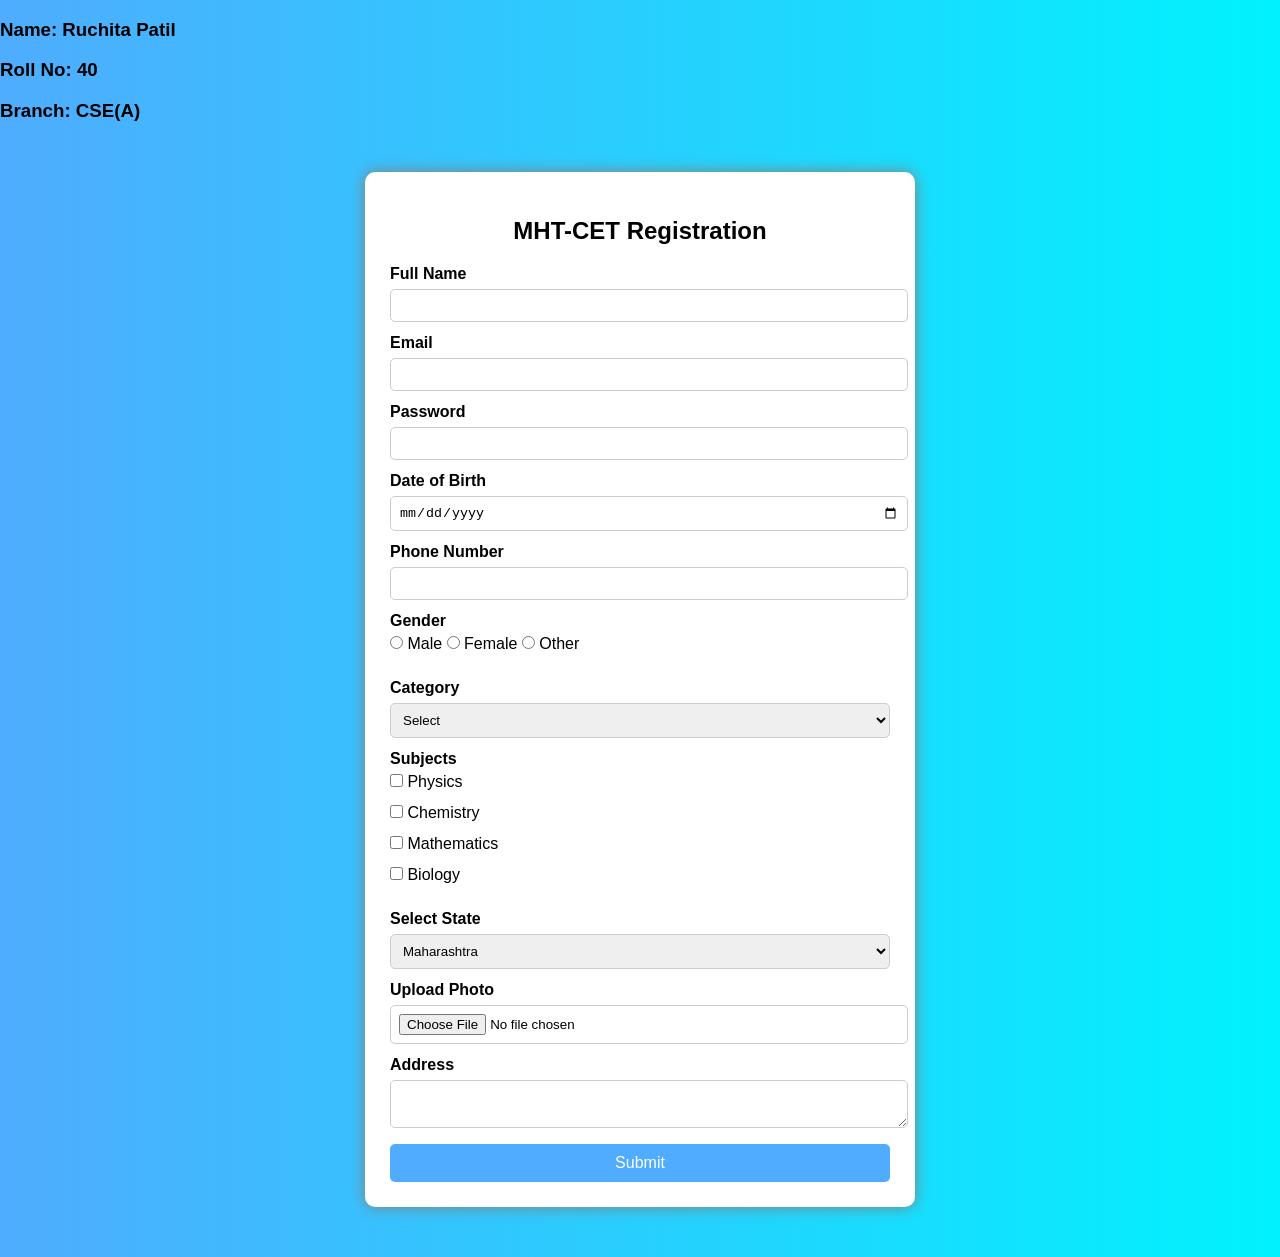
<file: experminet no 9/Practical9.html>
<!DOCTYPE html>
<html>
<head>
    <title>MHT-CET Registration Form</title>
    <h3>Name: Ruchita Patil</h3>
    <h3>Roll No: 40</h3>
    <h3>Branch: CSE(A)</h3>

    <style>
        body {
            font-family: Arial;
            background: linear-gradient(to right, #4facfe, #00f2fe);
            margin: 0;
            padding: 0;
        }

        .container, .success-box {
            width: 500px;
            margin: 50px auto;
            background: white;
            padding: 25px;
            border-radius: 10px;
            box-shadow: 0px 0px 15px gray;
        }

        h2 {
            text-align: center;
        }

        label {
            font-weight: bold;
        }

        input, select, textarea {
            width: 100%;
            padding: 8px;
            margin: 6px 0 12px;
            border-radius: 5px;
            border: 1px solid #ccc;
        }

        .inline {
            width: auto;
        }

        button {
            width: 100%;
            padding: 10px;
            background: #4facfe;
            color: white;
            border: none;
            border-radius: 5px;
            font-size: 16px;
            cursor: pointer;
        }

        button:hover {
            background: #007bff;
        }

        .success-box {
            display: none;
            text-align: center;
        }

        .success-box h2 {
            color: green;
        }
    </style>

</head>

<body>
 
<div class="container" id="formBox">
    <h2>MHT-CET Registration</h2>

    <form onsubmit="return showSuccess()">

        <label>Full Name</label>
        <input type="text" required>

        <label>Email</label>
        <input type="email" required>

        <label>Password</label>
        <input type="password" required>

        <label>Date of Birth</label>
        <input type="date" required>

        <label>Phone Number</label>
        <input type="tel" required>

        <label>Gender</label><br>
        <input type="radio" name="gender" class="inline"> Male
        <input type="radio" name="gender" class="inline"> Female
        <input type="radio" name="gender" class="inline"> Other
        <br><br>

        <label>Category</label>
        <select required>
            <option value="">Select</option>
            <option>General</option>
            <option>OBC</option>
            <option>SC</option>
            <option>ST</option>
        </select>

        <label>Subjects</label><br>
        <input type="checkbox" class="inline"> Physics<br>
        <input type="checkbox" class="inline"> Chemistry<br>
        <input type="checkbox" class="inline"> Mathematics<br>
        <input type="checkbox" class="inline"> Biology<br><br>

        <label>Select State</label>
        <select>
            <option>Maharashtra</option>
            <option>Gujarat</option>
            <option>Karnataka</option>
        </select>

        <label>Upload Photo</label>
        <input type="file">

        <label>Address</label>
        <textarea></textarea>

        <button type="submit">Submit</button>

    </form>
</div>
 
<div class="success-box" id="successBox">
    <h2>Registration Successful 🎉</h2>
    <p>Your MHT-CET form has been submitted successfully.</p>

    <button onclick="resetForm()">Submit Another Response</button>
</div>

<script>
    function showSuccess() {
        document.getElementById("formBox").style.display = "none";
        document.getElementById("successBox").style.display = "block";
        return false;
    }

    function resetForm() {
        location.reload();
    }
</script>

</body>
</html>
</file>
<file: styles.css>
:root {
    --primary: #6366f1;
    --primary-dark: #4f46e5;
    --secondary: #ec4899;
    --bg-dark: #0f172a;
    --card-bg: rgba(30, 41, 59, 0.7);
    --text-main: #f8fafc;
    --text-muted: #94a3b8;
    --glass: rgba(255, 255, 255, 0.05);
    --glass-border: rgba(255, 255, 255, 0.1);
    --transition: all 0.4s cubic-bezier(0.4, 0, 0.2, 1);
}

* {
    margin: 0;
    padding: 0;
    box-sizing: border-box;
}

body {
    font-family: 'Plus Jakarta Sans', sans-serif;
    background-color: var(--bg-dark);
    color: var(--text-main);
    line-height: 1.6;
    overflow-x: hidden;
    scroll-behavior: smooth;
}

h1, h2, h3, .logo {
    font-family: 'Outfit', sans-serif;
}

.container {
    max-width: 1200px;
    margin: 0 auto;
    padding: 0 2rem;
}

/* Background Blobs */
.background-blobs {
    position: fixed;
    top: 0;
    left: 0;
    width: 100%;
    height: 100%;
    z-index: -1;
    overflow: hidden;
}

.blob {
    position: absolute;
    width: 500px;
    height: 500px;
    border-radius: 50%;
    filter: blur(100px);
    opacity: 0.15;
    animation: blobFloat 20s infinite alternate;
}

.blob-1 { background: var(--primary); top: -100px; right: -100px; }
.blob-2 { background: var(--secondary); bottom: -100px; left: -100px; animation-delay: -5s; }
.blob-3 { background: #3b82f6; top: 40%; left: 30%; width: 300px; height: 300px; animation-delay: -10s; }

@keyframes blobFloat {
    from { transform: translate(0, 0) scale(1); }
    to { transform: translate(50px, 50px) scale(1.1); }
}

/* Header & Nav */
header {
    min-height: 100vh;
    display: flex;
    flex-direction: column;
}

nav {
    display: flex;
    justify-content: space-between;
    align-items: center;
    padding: 1.5rem 2rem;
    position: fixed;
    top: 0;
    width: 100%;
    z-index: 100;
    backdrop-filter: blur(15px);
    -webkit-backdrop-filter: blur(15px);
    border-bottom: 1px solid var(--glass-border);
}

.logo { font-size: 1.5rem; font-weight: 800; letter-spacing: -0.5px; }
.logo span { color: var(--primary); }

.nav-links { display: flex; gap: 2rem; align-items: center; }
.nav-links a { text-decoration: none; color: var(--text-main); font-weight: 500; font-size: 0.9rem; transition: var(--transition); }
.nav-links a:hover { color: var(--primary); }

.btn-primary { background: var(--primary); padding: 0.6rem 1.2rem; border-radius: 8px; font-weight: 600 !important; }
.btn-primary:hover { background: var(--primary-dark); transform: translateY(-2px); }

/* Hero Section */
.hero {
    flex: 1;
    display: flex;
    flex-direction: column;
    justify-content: center;
    align-items: center;
    text-align: center;
    padding: 2rem;
    animation: fadeIn 1s ease-out;
}

.hero h1 {
    font-size: clamp(3rem, 8vw, 5rem);
    font-weight: 800;
    margin-bottom: 1.5rem;
    line-height: 1.1;
    background: linear-gradient(to right, #fff, #94a3b8);
    -webkit-background-clip: text;
    -webkit-text-fill-color: transparent;
}

.hero h1 span {
    display: block;
    background: linear-gradient(to right, var(--primary), var(--secondary));
    -webkit-background-clip: text;
    -webkit-text-fill-color: transparent;
}

.hero p {
    font-size: 1.2rem;
    color: var(--text-muted);
    max-width: 650px;
    margin-bottom: 3rem;
}

.scroll-down {
    text-decoration: none;
    color: var(--text-main);
    display: flex;
    flex-direction: column;
    align-items: center;
    gap: 1rem;
}

.scroll-down span { font-size: 0.8rem; text-transform: uppercase; letter-spacing: 2px; font-weight: 600; color: var(--text-muted); }

.arrow {
    width: 2px;
    height: 60px;
    background: linear-gradient(to bottom, var(--primary), transparent);
    position: relative;
    overflow: hidden;
}

.arrow::after {
    content: '';
    position: absolute;
    top: 0;
    left: 0;
    width: 100%;
    height: 100%;
    background: #fff;
    animation: scrollLine 2s infinite ease-in-out;
}

@keyframes scrollLine {
    0% { transform: translateY(-100%); }
    100% { transform: translateY(100%); }
}

/* Experiments Grid */
main {
    padding: 8rem 0;
    background: radial-gradient(circle at top, rgba(99, 102, 241, 0.05) 0%, transparent 50%);
}

.section-header { text-align: center; margin-bottom: 5rem; }
.section-header h2 { font-size: 3rem; margin-bottom: 1rem; }
.section-header p { color: var(--text-muted); font-size: 1.1rem; }

.experiments-grid {
    display: grid;
    grid-template-columns: repeat(auto-fill, minmax(320px, 1fr));
    gap: 2.5rem;
}

.experiment-card {
    background: var(--card-bg);
    backdrop-filter: blur(12px);
    -webkit-backdrop-filter: blur(12px);
    border: 1px solid var(--glass-border);
    border-radius: 24px;
    overflow: hidden;
    text-decoration: none;
    color: var(--text-main);
    transition: var(--transition);
    position: relative;
    display: flex;
    flex-direction: column;
    animation: cardEntry 0.8s ease-out forwards;
    opacity: 0;
}

@keyframes cardEntry {
    from { opacity: 0; transform: translateY(30px); }
    to { opacity: 1; transform: translateY(0); }
}

/* Staggered card animation */
.experiment-card:nth-child(1) { animation-delay: 0.1s; }
.experiment-card:nth-child(2) { animation-delay: 0.2s; }
.experiment-card:nth-child(3) { animation-delay: 0.3s; }
.experiment-card:nth-child(4) { animation-delay: 0.4s; }
.experiment-card:nth-child(5) { animation-delay: 0.5s; }
.experiment-card:nth-child(6) { animation-delay: 0.1s; }
.experiment-card:nth-child(7) { animation-delay: 0.2s; }
.experiment-card:nth-child(8) { animation-delay: 0.3s; }
.experiment-card:nth-child(9) { animation-delay: 0.4s; }
.experiment-card:nth-child(10) { animation-delay: 0.5s; }
.experiment-card:nth-child(11) { animation-delay: 0.1s; }
.experiment-card:nth-child(12) { animation-delay: 0.2s; }
.experiment-card:nth-child(13) { animation-delay: 0.3s; }

.experiment-card:hover {
    transform: translateY(-12px) scale(1.02);
    border-color: rgba(255, 255, 255, 0.3);
    box-shadow: 0 25px 50px -12px rgba(0, 0, 0, 0.5);
    background: rgba(30, 41, 59, 0.9);
}

.card-image {
    height: 180px;
    position: relative;
    display: flex;
    align-items: center;
    justify-content: center;
    overflow: hidden;
}

/* Dynamic Card Colors */
.experiment-card:nth-child(6n+1) .card-image { background: linear-gradient(45deg, #6366f1, #a855f7); }
.experiment-card:nth-child(6n+2) .card-image { background: linear-gradient(45deg, #ec4899, #f43f5e); }
.experiment-card:nth-child(6n+3) .card-image { background: linear-gradient(45deg, #3b82f6, #06b6d4); }
.experiment-card:nth-child(6n+4) .card-image { background: linear-gradient(45deg, #10b981, #3b82f6); }
.experiment-card:nth-child(6n+5) .card-image { background: linear-gradient(45deg, #f59e0b, #ef4444); }
.experiment-card:nth-child(6n+6) .card-image { background: linear-gradient(45deg, #8b5cf6, #d946ef); }

.card-image::after {
    content: '';
    position: absolute;
    top: 0;
    left: 0;
    width: 100%;
    height: 100%;
    background: radial-gradient(circle at center, transparent 30%, rgba(0,0,0,0.3));
}

.exp-number {
    font-size: 5rem;
    font-weight: 900;
    opacity: 0.15;
    font-family: 'Outfit', sans-serif;
    color: #fff;
    transition: var(--transition);
}

.experiment-card:hover .exp-number {
    transform: scale(1.2);
    opacity: 0.3;
}

.card-content { padding: 1.75rem; flex-grow: 1; display: flex; flex-direction: column; }
.card-content h3 { margin-bottom: 0.75rem; font-size: 1.4rem; font-weight: 700; }
.card-content p { font-size: 0.95rem; color: var(--text-muted); margin-bottom: 1.5rem; }

.tags { display: flex; gap: 0.6rem; margin-top: auto; }
.tags span {
    background: rgba(255, 255, 255, 0.05);
    border: 1px solid var(--glass-border);
    padding: 0.3rem 0.8rem;
    border-radius: 100px;
    font-size: 0.75rem;
    font-weight: 600;
    color: var(--text-main);
}

/* Multi-link card */
.multi-link .link-options { display: flex; gap: 1rem; margin-top: auto; }
.multi-link .link-options a {
    flex: 1;
    text-align: center;
    background: var(--primary);
    text-decoration: none;
    color: #fff;
    padding: 0.7rem;
    border-radius: 12px;
    font-size: 0.85rem;
    font-weight: 700;
    transition: var(--transition);
}
.multi-link .link-options a:hover { background: var(--primary-dark); transform: translateY(-2px); }

/* Footer */
footer { padding: 5rem 2rem; text-align: center; border-top: 1px solid var(--glass-border); }
footer p { color: var(--text-muted); font-size: 0.95rem; }

@keyframes fadeIn {
    from { opacity: 0; transform: translateY(20px); }
    to { opacity: 1; transform: translateY(0); }
}

@media (max-width: 768px) {
    .hero h1 { font-size: 3.5rem; }
    .nav-links { display: none; }
    .experiments-grid { grid-template-columns: 1fr; }
}
</file>
